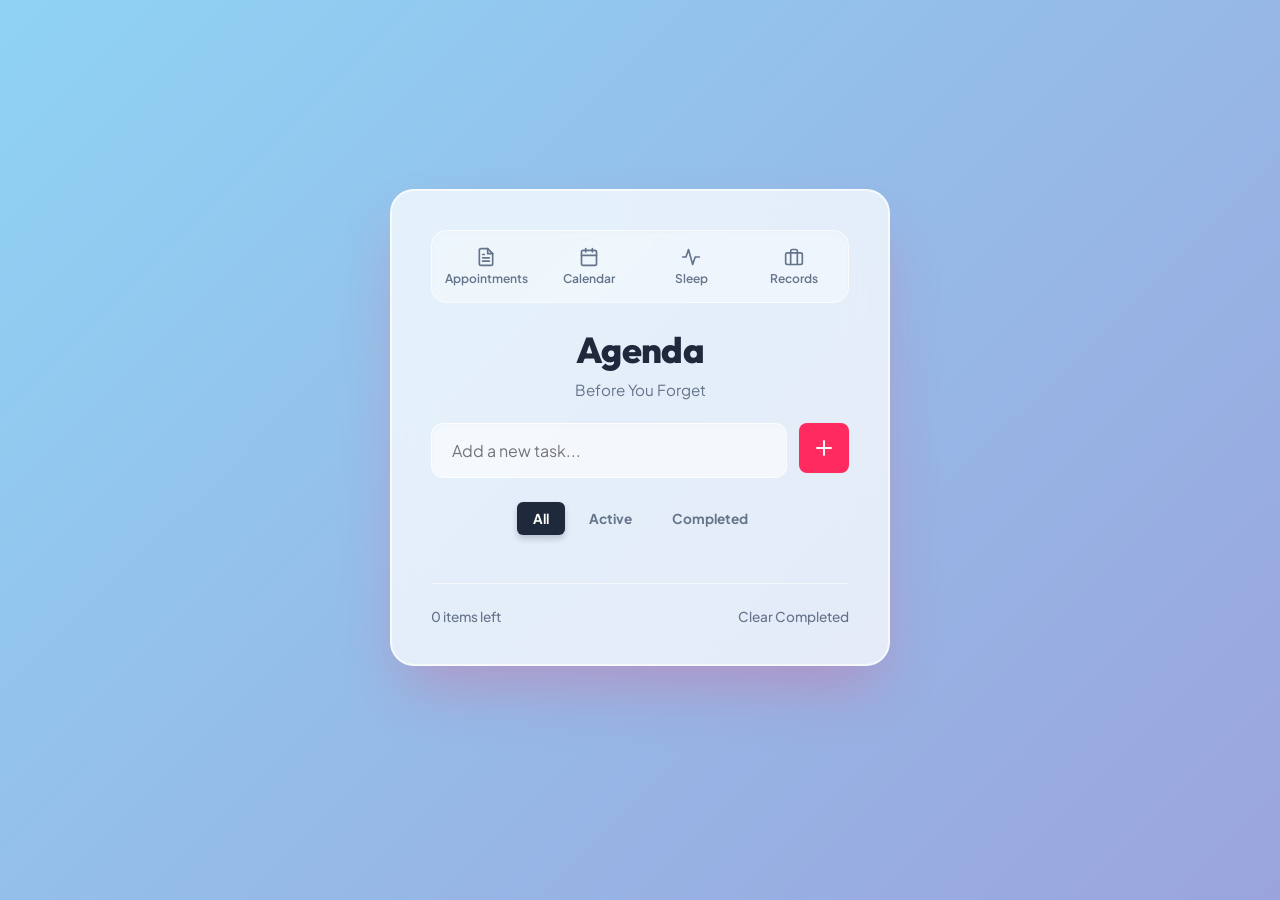
<file: index.html>
<!DOCTYPE html>
<html lang="en">
<head>
    <meta charset="UTF-8">
    <meta name="viewport" content="width=device-width, initial-scale=1.0, maximum-scale=1.0, user-scalable=no">
    <title>Agenda</title>
    <meta name="description" content="A minimalist, high-performance to-do list app designed for productivity and focus.">
    <meta name="theme-color" content="#0f172a">
    <meta name="apple-mobile-web-app-capable" content="yes">
    <meta name="apple-mobile-web-app-status-bar-style" content="black-translucent">
    <link rel="manifest" href="manifest.json">
    <link rel="preconnect" href="https://fonts.googleapis.com">
    <link rel="preconnect" href="https://fonts.gstatic.com" crossorigin>
    <link href="https://fonts.googleapis.com/css2?family=Outfit:wght@300;400;500;600&family=Plus+Jakarta+Sans:wght@400;500;600;700&display=swap" rel="stylesheet">
    <link rel="stylesheet" href="style.css">
</head>
<body>


    <main class="app-container">
        <header class="app-header">
            <div class="top-nav">
                <a href="appointments.html" class="nav-btn">
                    <svg width="20" height="20" viewBox="0 0 24 24" fill="none" stroke="currentColor" stroke-width="2" stroke-linecap="round" stroke-linejoin="round"><path d="M14 2H6a2 2 0 0 0-2 2v16a2 2 0 0 0 2 2h12a2 2 0 0 0 2-2V8z"></path><polyline points="14 2 14 8 20 8"></polyline><line x1="16" y1="13" x2="8" y2="13"></line><line x1="16" y1="17" x2="8" y2="17"></line><polyline points="10 9 9 9 8 9"></polyline></svg>
                    <span>Appointments</span>
                </a>
                <a href="calendar.html" class="nav-btn">
                    <svg width="20" height="20" viewBox="0 0 24 24" fill="none" stroke="currentColor" stroke-width="2" stroke-linecap="round" stroke-linejoin="round"><rect x="3" y="4" width="18" height="18" rx="2" ry="2"></rect><line x1="16" y1="2" x2="16" y2="6"></line><line x1="8" y1="2" x2="8" y2="6"></line><line x1="3" y1="10" x2="21" y2="10"></line></svg>
                    <span>Calendar</span>
                </a>
                <a href="sleep.html" class="nav-btn">
                    <svg width="20" height="20" viewBox="0 0 24 24" fill="none" stroke="currentColor" stroke-width="2" stroke-linecap="round" stroke-linejoin="round"><path d="M2 12h4l3-9 5 18 3-9h5"></path></svg>
                    <span>Sleep</span>
                </a>
                <a href="work.html" class="nav-btn">
                    <svg width="20" height="20" viewBox="0 0 24 24" fill="none" stroke="currentColor" stroke-width="2" stroke-linecap="round" stroke-linejoin="round"><rect x="2" y="7" width="20" height="14" rx="2" ry="2"></rect><path d="M16 21V5a2 2 0 0 0-2-2h-4a2 2 0 0 0-2 2v16"></path></svg>
                    <span>Records</span>
                </a>
            </div>
            <div class="logo-area">
                <h1>Agenda</h1>
            </div>
            <p class="subtitle">Before You Forget</p>
        </header>

        <section class="input-section">
            <div class="input-wrapper">
                <input type="text" id="taskInput" placeholder="Add a new task..." autocomplete="off">
                <button id="addTaskBtn" aria-label="Add Task">
                    <svg width="24" height="24" viewBox="0 0 24 24" fill="none" stroke="currentColor" stroke-width="2" stroke-linecap="round" stroke-linejoin="round"><line x1="12" y1="5" x2="12" y2="19"></line><line x1="5" y1="12" x2="19" y2="12"></line></svg>
                </button>
            </div>
            <div class="filter-bar">
                <button class="filter-btn active" data-filter="all">All</button>
                <button class="filter-btn" data-filter="active">Active</button>
                <button class="filter-btn" data-filter="completed">Completed</button>
            </div>
        </section>

        <section class="task-section">
            <ul id="taskList" class="task-list">
                <!-- Tasks will be injected here -->
            </ul>
        </section>

        <footer class="app-footer">
            <div class="stats">
                <span id="itemsLeft">0 items left</span>
            </div>
            <button id="clearCompleted" class="clear-btn">Clear Completed</button>
        </footer>
    </main>

    <script src="script.js"></script>
    <script src="transition.js"></script>
</body>
</html>
</file>
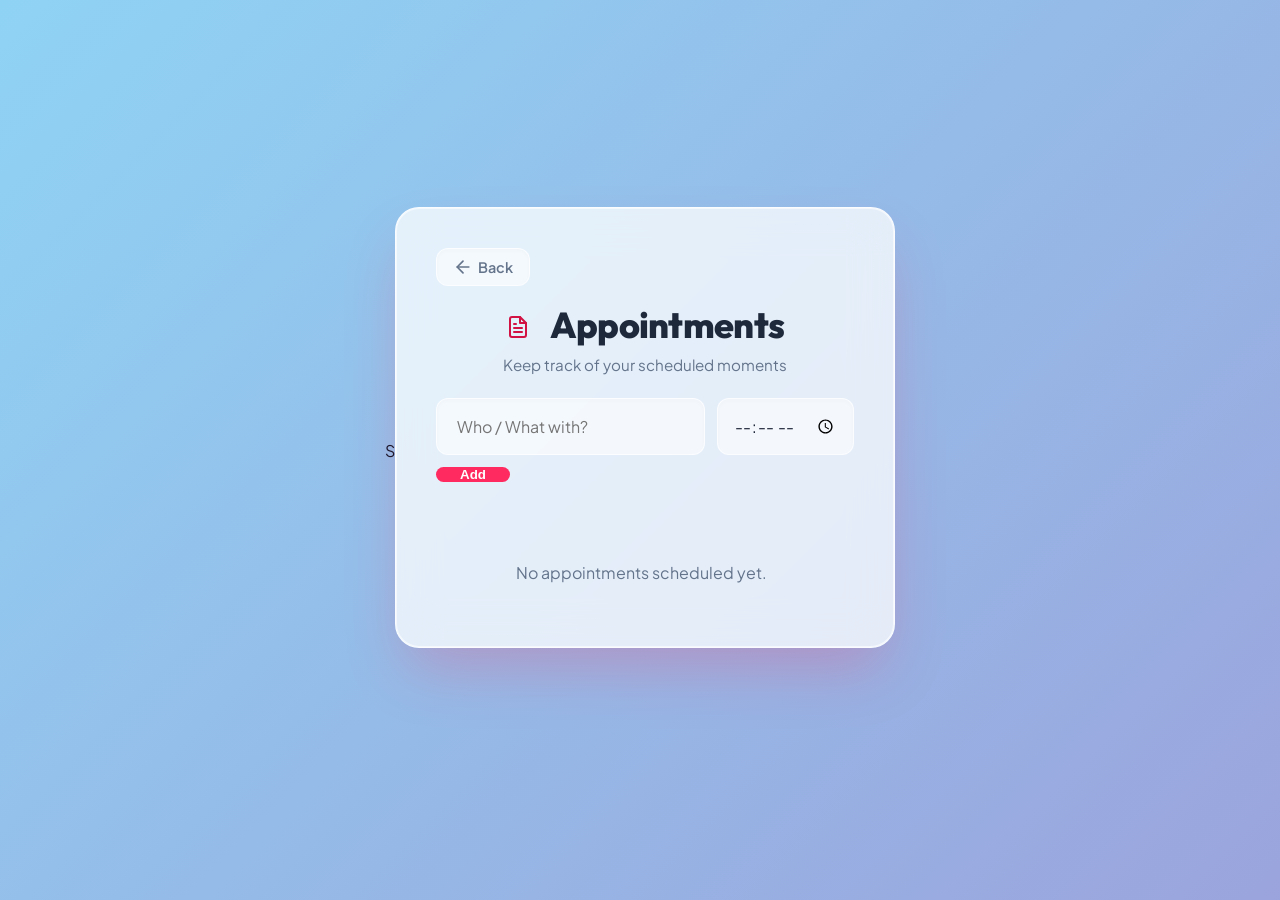
<file: appointments.html>
S<!DOCTYPE html>
<html lang="en">
<head>
    <meta charset="UTF-8">
    <meta name="viewport" content="width=device-width, initial-scale=1.0">
    <title>Agenda | Appointments</title>
    <link rel="preconnect" href="https://fonts.googleapis.com">
    <link rel="preconnect" href="https://fonts.gstatic.com" crossorigin>
    <link href="https://fonts.googleapis.com/css2?family=Outfit:wght@300;400;500;600&family=Plus+Jakarta+Sans:wght@400;500;600;700&display=swap" rel="stylesheet">
    <link rel="stylesheet" href="style.css">
    <style>
        .appointment-input-wrapper {
            display: flex;
            gap: 0.75rem;
            margin-bottom: 1.5rem;
            flex-wrap: wrap; 
        }

        .appointment-input-wrapper input[type="text"] {
            flex: 1;
            min-width: 200px;
        }

        .appointment-time-input {
            background: rgba(255, 255, 255, 0.6); 
            border: 1px solid var(--border); 
            border-radius: 12px; 
            padding: 1rem; 
            color: var(--text-main); 
            font-family: inherit; 
            font-size: 1rem; 
            outline: none; 
            transition: all 0.3s ease;
            box-shadow: inset 0 2px 4px rgba(0,0,0,0.02);
        }

        .appointment-time-input:focus {
            border-color: var(--primary);
            background: #ffffff;
            box-shadow: 0 0 0 3px rgba(255, 42, 95, 0.2);
        }

        #addAppointmentBtn {
            background: var(--primary);
            color: white;
            border: none;
            border-radius: 8px;
            padding: 0 1.5rem;
            display: flex;
            align-items: center;
            justify-content: center;
            cursor: pointer;
            transition: all 0.3s ease;
            font-weight: 600;
        }

        #addAppointmentBtn:hover {
            background: var(--primary-dark);
            transform: translateY(-2px);
            box-shadow: 0 4px 12px rgba(208, 39, 82, 0.3);
        }

        .time-badge {
            background: rgba(208, 39, 82, 0.1); 
            color: var(--primary-dark); 
            padding: 0.4rem 0.8rem; 
            border-radius: 6px; 
            font-weight: 700; 
            font-size: 0.85rem; 
            margin-right: 0.5rem;
        }

        @media (max-width: 480px) {
            .appointment-time-input {
                flex: 1;
            }
            #addAppointmentBtn {
                width: 100%;
                padding: 1rem;
            }
        }
    </style>
</head>
<body>

    <main class="app-container">
        <header class="app-header">
            <div class="top-nav simple-nav">
                <a href="index.html" class="nav-btn transition-link">
                    <svg width="20" height="20" viewBox="0 0 24 24" fill="none" stroke="currentColor" stroke-width="2" stroke-linecap="round" stroke-linejoin="round"><line x1="19" y1="12" x2="5" y2="12"></line><polyline points="12 19 5 12 12 5"></polyline></svg>
                    <span>Back</span>
                </a>
            </div>
            <div class="logo-area" style="justify-content: center;">
                <span style="font-size: 1.5rem; margin-right: 0.5rem; color: var(--primary-dark); margin-top: 0.3rem;">
                    <svg width="24" height="24" viewBox="0 0 24 24" fill="none" stroke="currentColor" stroke-width="2" stroke-linecap="round" stroke-linejoin="round"><path d="M14 2H6a2 2 0 0 0-2 2v16a2 2 0 0 0 2 2h12a2 2 0 0 0 2-2V8z"></path><polyline points="14 2 14 8 20 8"></polyline><line x1="16" y1="13" x2="8" y2="13"></line><line x1="16" y1="17" x2="8" y2="17"></line><polyline points="10 9 9 9 8 9"></polyline></svg>
                </span>
                <h1>Appointments</h1>
            </div>
            <p class="subtitle">Keep track of your scheduled moments</p>
        </header>

        <section class="input-section">
            <div class="appointment-input-wrapper">
                <input type="text" id="appointmentInput" placeholder="Who / What with?" autocomplete="off">
                <input type="time" id="appointmentTime" class="appointment-time-input">
                <button id="addAppointmentBtn" aria-label="Add Appointment">
                    Add
                </button>
            </div>
        </section>

        <section class="task-section">
            <ul id="appointmentList" class="task-list">
                <!-- Appointments will be injected here -->
            </ul>
        </section>

    </main>

    <script>
        document.addEventListener('DOMContentLoaded', () => {
            const appointmentInput = document.getElementById('appointmentInput');
            const appointmentTime = document.getElementById('appointmentTime');
            const addAppointmentBtn = document.getElementById('addAppointmentBtn');
            const appointmentList = document.getElementById('appointmentList');

            let appointments = JSON.parse(localStorage.getItem('appointments')) || [];

            renderAppointments();

            addAppointmentBtn.addEventListener('click', addAppointment);
            appointmentInput.addEventListener('keypress', (e) => {
                if (e.key === 'Enter') addAppointment();
            });

            function addAppointment() {
                const text = appointmentInput.value.trim();
                const time = appointmentTime.value;
                if (text && time) {
                    const newAppt = {
                        id: Date.now(),
                        text: text,
                        time: time,
                    };
                    appointments.push(newAppt);
                    
                    // Sort appointments by time
                    appointments.sort((a, b) => a.time.localeCompare(b.time));
                    
                    appointmentInput.value = '';
                    appointmentTime.value = '';
                    saveAndRender();
                } else {
                    alert('Please enter both an appointment description and a time.');
                }
            }

            function deleteAppointment(id) {
                const element = document.querySelector(`[data-id="${id}"]`);
                element.style.transform = 'scale(0.95) translateX(-20px)';
                element.style.opacity = '0';
                
                setTimeout(() => {
                    appointments = appointments.filter(appt => appt.id !== id);
                    saveAndRender();
                }, 300);
            }

            function saveAndRender() {
                localStorage.setItem('appointments', JSON.stringify(appointments));
                renderAppointments();
            }

            function formatTime(timeString) {
                const [hr, min] = timeString.split(':');
                let h = parseInt(hr);
                const ampm = h >= 12 ? 'PM' : 'AM';
                h = h % 12 || 12;
                return `${h}:${min} ${ampm}`;
            }

            function renderAppointments() {
                appointmentList.innerHTML = '';

                if (appointments.length === 0) {
                    appointmentList.innerHTML = '<p style="text-align:center; color: var(--text-muted); margin-top:2rem;">No appointments scheduled yet.</p>';
                    return;
                }

                appointments.forEach(appt => {
                    const li = document.createElement('li');
                    li.className = 'task-item';
                    li.dataset.id = appt.id;
                    
                    li.innerHTML = `
                        <div class="time-badge">${formatTime(appt.time)}</div>
                        <span class="task-text" style="font-weight: 500;">${appt.text}</span>
                        <button class="delete-btn" aria-label="Delete appointment">
                            <svg width="18" height="18" viewBox="0 0 24 24" fill="none" stroke="currentColor" stroke-width="2" stroke-linecap="round" stroke-linejoin="round"><polyline points="3 6 5 6 21 6"></polyline><path d="M19 6v14a2 2 0 0 1-2 2H7a2 2 0 0 1-2-2V6m3 0V4a2 2 0 0 1 2-2h4a2 2 0 0 1 2 2v2"></path></svg>
                        </button>
                    `;

                    const delBtn = li.querySelector('.delete-btn');
                    delBtn.addEventListener('click', () => deleteAppointment(appt.id));

                    appointmentList.appendChild(li);
                });
            }
        });
    </script>
    <script src="transition.js"></script>
</body>
</html>
</file>
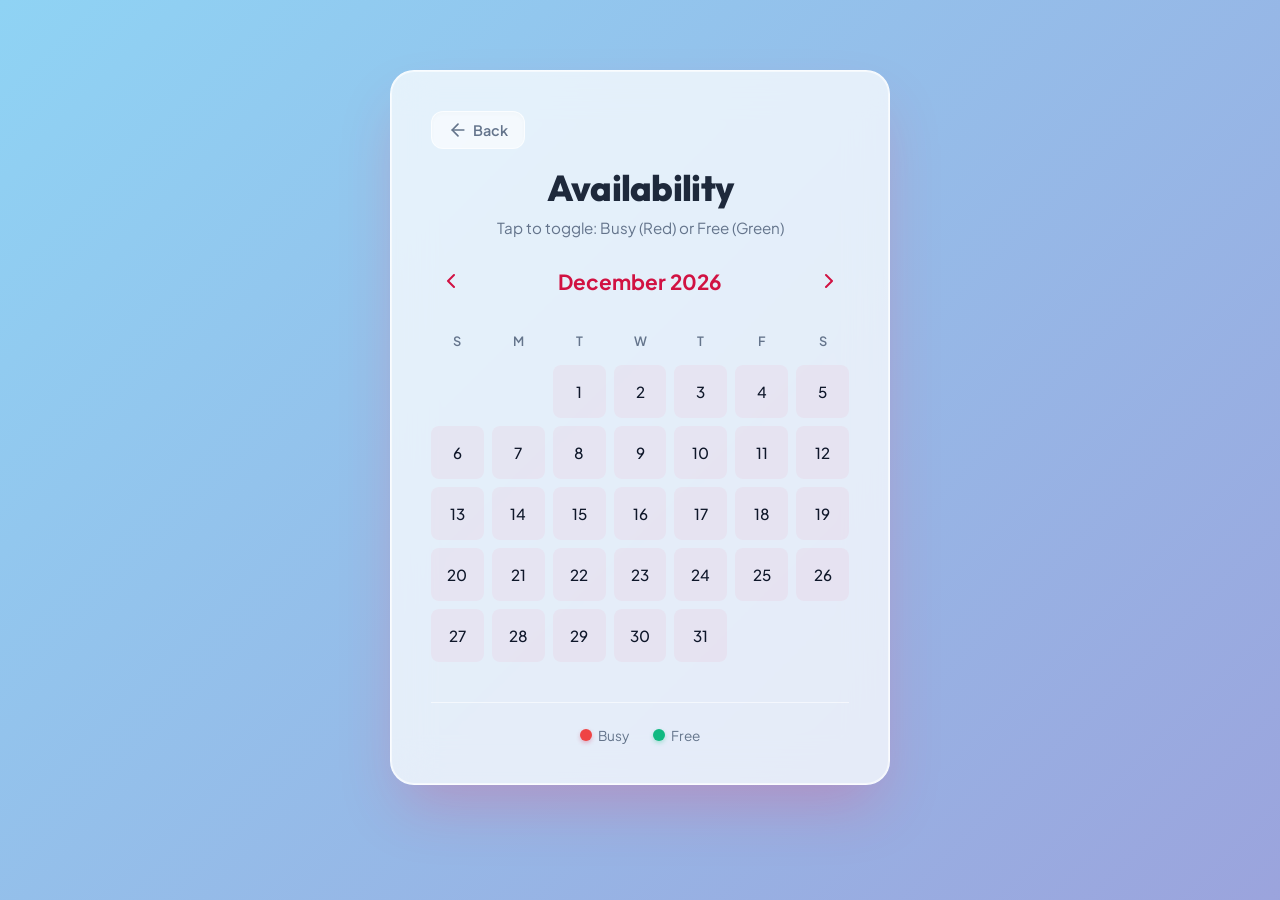
<file: calendar.html>
<!DOCTYPE html>
<html lang="en">
<head>
    <meta charset="UTF-8">
    <meta name="viewport" content="width=device-width, initial-scale=1.0">
    <title>Agenda | Calendar</title>
    <meta name="description" content="Mark dates on which you are busy or free">
    <link rel="preconnect" href="https://fonts.googleapis.com">
    <link rel="preconnect" href="https://fonts.gstatic.com" crossorigin>
    <link href="https://fonts.googleapis.com/css2?family=Outfit:wght@300;400;500;600&family=Plus+Jakarta+Sans:wght@400;500;600;700&display=swap" rel="stylesheet">
    <link rel="stylesheet" href="style.css">
    <style>
        .calendar-header {
            display: flex;
            justify-content: space-between;
            align-items: center;
            margin-bottom: 2rem;
        }
        
        .month-selector {
            display: flex;
            align-items: center;
            gap: 1rem;
        }

        .month-btn {
            background: transparent;
            border: none;
            cursor: pointer;
            color: var(--primary-dark);
            padding: 0.5rem;
            border-radius: 8px;
            transition: background 0.2s;
            display: flex;
            align-items: center;
            justify-content: center;
        }
        
        .month-btn:hover { background: rgba(208, 39, 82, 0.1); }

        .calendar-grid {
            display: grid;
            grid-template-columns: repeat(7, 1fr);
            gap: 0.5rem;
            text-align: center;
            margin-bottom: 0.5rem;
        }
        
        .day-name {
            font-size: 0.8rem;
            font-weight: 600;
            color: var(--text-muted);
            margin-bottom: 0.5rem;
        }

        .day-cell {
            aspect-ratio: 1;
            display: flex;
            align-items: center;
            justify-content: center;
            border-radius: 8px;
            font-size: 0.95rem;
            font-weight: 500;
            cursor: pointer;
            transition: all 0.2s cubic-bezier(0.16, 1, 0.3, 1);
            border: 2px solid transparent;
            background: rgba(255, 42, 95, 0.05); /* Match vibrant pink */
            color: var(--text-main);
        }

        .day-cell:hover:not(.empty) {
            border-color: var(--primary-light);
            background: rgba(255, 42, 95, 0.12);
            transform: scale(1.08);
        }

        .day-cell.busy {
            background: var(--accent-red);
            color: white;
            border-color: var(--accent-red);
            font-weight: 700;
            box-shadow: 0 4px 10px -2px rgba(208, 39, 82, 0.4);
            transform: scale(1.05); 
        }
        
        .day-cell.busy:hover { transform: scale(1.1); }

        .day-cell.free {
            background: var(--accent-green);
            color: white;
            border-color: var(--accent-green);
            font-weight: 700;
            box-shadow: 0 4px 10px -2px rgba(16, 185, 129, 0.4);
            transform: scale(1.05); 
        }
        
        .day-cell.free:hover { transform: scale(1.1); }

        .day-cell.empty {
            cursor: default;
            background: transparent;
        }
        
        .legend {
            display: flex;
            align-items: center;
            justify-content: center;
            gap: 1.5rem;
            margin-top: 2rem;
            font-size: 0.85rem;
            color: var(--text-muted);
            padding-top: 1.5rem;
            border-top: 1px solid var(--border);
        }
        
        .legend-item {
            display: flex;
            align-items: center;
            gap: 0.4rem;
        }

        .busy-dot {
            width: 12px;
            height: 12px;
            border-radius: 50%;
            background: var(--accent-red);
            box-shadow: 0 2px 4px rgba(208, 39, 82, 0.3);
        }

        .free-dot {
            width: 12px;
            height: 12px;
            border-radius: 50%;
            background: var(--accent-green);
            box-shadow: 0 2px 4px rgba(16, 185, 129, 0.3);
        }
    </style>
</head>
<body>

    <main class="app-container">
        <header class="app-header">
            <div class="top-nav simple-nav">
                <a href="index.html" class="nav-btn transition-link">
                    <svg width="20" height="20" viewBox="0 0 24 24" fill="none" stroke="currentColor" stroke-width="2" stroke-linecap="round" stroke-linejoin="round"><line x1="19" y1="12" x2="5" y2="12"></line><polyline points="12 19 5 12 12 5"></polyline></svg>
                    <span>Back</span>
                </a>
            </div>
            <div class="logo-area" style="justify-content: center; display: flex; align-items: center; margin-bottom: 0.5rem;">
                <h1>Availability</h1>
            </div>
            <p class="subtitle">Tap to toggle: Busy (Red) or Free (Green)</p>
        </header>

        <div class="calendar-header">
            <button class="month-btn" id="prevMonth" aria-label="Previous Month">
                <svg width="24" height="24" viewBox="0 0 24 24" fill="none" stroke="currentColor" stroke-width="2" stroke-linecap="round" stroke-linejoin="round"><polyline points="15 18 9 12 15 6"></polyline></svg>
            </button>
            <h2 id="monthDisplay" style="font-size: 1.3rem; margin: 0; color: var(--primary-dark);">January 2026</h2>
            <button class="month-btn" id="nextMonth" aria-label="Next Month">
                <svg width="24" height="24" viewBox="0 0 24 24" fill="none" stroke="currentColor" stroke-width="2" stroke-linecap="round" stroke-linejoin="round"><polyline points="9 18 15 12 9 6"></polyline></svg>
            </button>
        </div>

        <div class="calendar-grid" id="calendarGrid">
            <!-- JavaScript will populate the days -->
        </div>

        <div class="legend">
            <div class="legend-item">
                <div class="busy-dot"></div>
                <span>Busy</span>
            </div>
            <div class="legend-item">
                <div class="free-dot"></div>
                <span>Free</span>
            </div>
        </div>
    </main>

    <script>
        const monthNames = ["January", "February", "March", "April", "May", "June", "July", "August", "September", "October", "November", "December"];
        let currentDate = new Date();
        // dateStates will store 'busy' or 'free' mapping dates
        let dateStates = JSON.parse(localStorage.getItem('dateStates')) || {};

        const calendarGrid = document.getElementById('calendarGrid');
        const monthDisplay = document.getElementById('monthDisplay');

        function toggleDateState(dateString) {
            const currentState = dateStates[dateString];
            if (!currentState) {
                dateStates[dateString] = 'busy'; // First tap: busy
            } else if (currentState === 'busy') {
                dateStates[dateString] = 'free'; // Second tap: free
            } else {
                delete dateStates[dateString];   // Third tap: clear (neutral)
            }
            localStorage.setItem('dateStates', JSON.stringify(dateStates));
            renderCalendar();
        }

        function renderCalendar() {
            calendarGrid.innerHTML = '';
            
            const year = currentDate.getFullYear();
            const month = currentDate.getMonth();
            
            monthDisplay.textContent = `${monthNames[month]} ${year}`;
            
            const daysInMonth = new Date(year, month + 1, 0).getDate();
            const firstDayIndex = new Date(year, month, 1).getDay();

            // Add Day names
            const dayNames = ['S', 'M', 'T', 'W', 'T', 'F', 'S'];
            dayNames.forEach(day => {
                const dayEl = document.createElement('div');
                dayEl.className = 'day-name';
                dayEl.textContent = day;
                calendarGrid.appendChild(dayEl);
            });

            // Add empty cells before first day of month
            for (let i = 0; i < firstDayIndex; i++) {
                const empty = document.createElement('div');
                empty.className = 'day-cell empty';
                calendarGrid.appendChild(empty);
            }

            // Fill actual days
            for (let i = 1; i <= daysInMonth; i++) {
                const dayCell = document.createElement('div');
                dayCell.className = 'day-cell';
                dayCell.textContent = i;
                
                const dateString = `${year}-${String(month + 1).padStart(2, '0')}-${String(i).padStart(2, '0')}`;
                const state = dateStates[dateString];
                
                if (state === 'busy') {
                    dayCell.classList.add('busy');
                } else if (state === 'free') {
                    dayCell.classList.add('free');
                }

                dayCell.addEventListener('click', () => toggleDateState(dateString));
                calendarGrid.appendChild(dayCell);
            }
        }

        document.getElementById('prevMonth').addEventListener('click', () => {
            currentDate.setMonth(currentDate.getMonth() - 1);
            renderCalendar();
        });

        document.getElementById('nextMonth').addEventListener('click', () => {
            currentDate.setMonth(currentDate.getMonth() + 1);
            renderCalendar();
        });

        // Initial setup
        renderCalendar();
    </script>
    <script src="transition.js"></script>
</body>
</html>
</file>
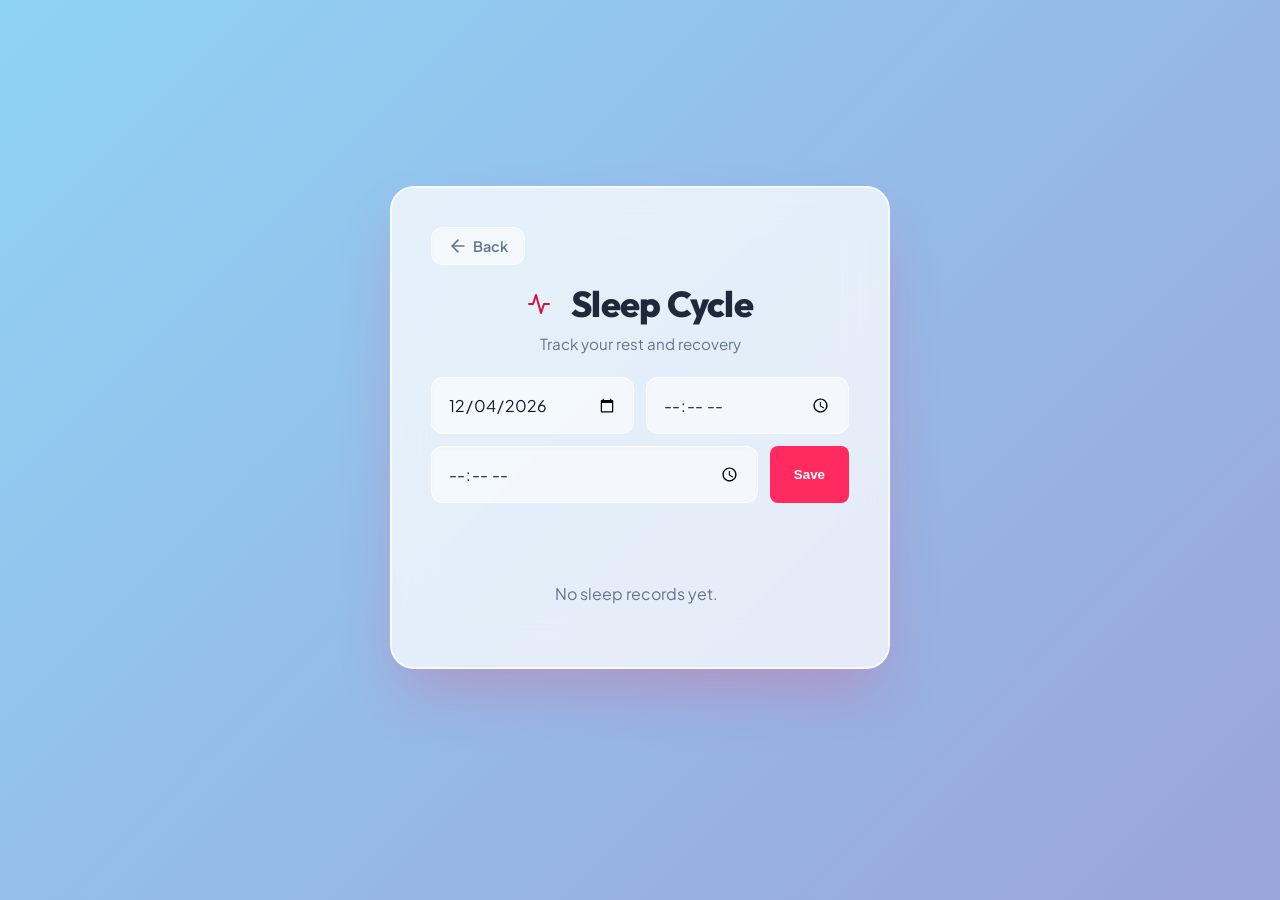
<file: sleep.html>
<!DOCTYPE html>
<html lang="en">
<head>
    <meta charset="UTF-8">
    <meta name="viewport" content="width=device-width, initial-scale=1.0">
    <title>Agenda | Sleep Cycle</title>
    <link rel="preconnect" href="https://fonts.googleapis.com">
    <link rel="preconnect" href="https://fonts.gstatic.com" crossorigin>
    <link href="https://fonts.googleapis.com/css2?family=Outfit:wght@300;400;500;600&family=Plus+Jakarta+Sans:wght@400;500;600;700&display=swap" rel="stylesheet">
    <link rel="stylesheet" href="style.css">
    <style>
        .sleep-input-wrapper {
            display: flex;
            gap: 0.75rem;
            margin-bottom: 1.5rem;
            flex-wrap: wrap; 
        }

        .sleep-date-input, .sleep-time-input {
            background: rgba(255, 255, 255, 0.6); 
            border: 1px solid var(--border); 
            border-radius: 12px; 
            padding: 1rem; 
            color: var(--text-main); 
            font-family: inherit; 
            font-size: 1rem; 
            outline: none; 
            flex: 1;
            transition: all 0.3s ease;
            min-width: 140px;
            box-shadow: inset 0 2px 4px rgba(0,0,0,0.02);
        }

        .sleep-date-input:focus, .sleep-time-input:focus {
            border-color: var(--primary);
            background: #ffffff;
            box-shadow: 0 0 0 3px rgba(255, 42, 95, 0.2);
        }

        #addSleepBtn {
            background: var(--primary);
            color: white;
            border: none;
            border-radius: 8px;
            padding: 0 1.5rem;
            display: flex;
            align-items: center;
            justify-content: center;
            cursor: pointer;
            transition: all 0.3s ease;
            font-weight: 600;
        }

        #addSleepBtn:hover {
            background: var(--primary-dark);
            transform: translateY(-2px);
            box-shadow: 0 4px 12px rgba(99, 102, 241, 0.3);
        }

        .record-badge {
            background: rgba(99, 102, 241, 0.1); 
            color: var(--primary-dark); 
            padding: 0.4rem 0.8rem; 
            border-radius: 6px; 
            font-weight: 700; 
            font-size: 0.85rem; 
            margin-right: 0.5rem;
            white-space: nowrap;
        }
        
        .duration-badge {
            background: rgba(16, 185, 129, 0.1);
            color: var(--accent-green);
            padding: 0.4rem 0.8rem; 
            border-radius: 6px; 
            font-weight: 700; 
            font-size: 0.85rem; 
            margin-left: auto;
            margin-right: 0.5rem;
            white-space: nowrap;
        }

        @media (max-width: 480px) {
            .sleep-date-input, .sleep-time-input {
                flex: 1 1 100%;
            }
            #addSleepBtn {
                width: 100%;
                padding: 1rem;
            }
        }
    </style>
</head>
<body>

    <main class="app-container">
        <header class="app-header">
            <div class="top-nav simple-nav">
                <a href="index.html" class="nav-btn transition-link">
                    <svg width="20" height="20" viewBox="0 0 24 24" fill="none" stroke="currentColor" stroke-width="2" stroke-linecap="round" stroke-linejoin="round"><line x1="19" y1="12" x2="5" y2="12"></line><polyline points="12 19 5 12 12 5"></polyline></svg>
                    <span>Back</span>
                </a>
            </div>
            <div class="logo-area" style="justify-content: center;">
                <span style="font-size: 1.5rem; margin-right: 0.5rem; color: var(--primary-dark); margin-top: 0.3rem;">
                    <svg width="24" height="24" viewBox="0 0 24 24" fill="none" stroke="currentColor" stroke-width="2" stroke-linecap="round" stroke-linejoin="round"><path d="M2 12h4l3-9 5 18 3-9h5"></path></svg>
                </span>
                <h1>Sleep Cycle</h1>
            </div>
            <p class="subtitle">Track your rest and recovery</p>
        </header>

        <section class="input-section">
            <div class="sleep-input-wrapper">
                <input type="date" id="sleepDate" class="sleep-date-input" title="Date of sleep">
                <input type="time" id="bedTime" class="sleep-time-input" title="Bed Time">
                <input type="time" id="wakeTime" class="sleep-time-input" title="Wake up Time">
                <button id="addSleepBtn" aria-label="Add Sleep Record">
                    Save
                </button>
            </div>
        </section>

        <section class="task-section">
            <ul id="sleepList" class="task-list">
                <!-- Sleep records will be injected here -->
            </ul>
        </section>

    </main>

    <script>
        document.addEventListener('DOMContentLoaded', () => {
            const sleepDate = document.getElementById('sleepDate');
            const bedTime = document.getElementById('bedTime');
            const wakeTime = document.getElementById('wakeTime');
            const addSleepBtn = document.getElementById('addSleepBtn');
            const sleepList = document.getElementById('sleepList');

            // Set default date to today
            const today = new Date().toISOString().split('T')[0];
            sleepDate.value = today;

            let sleepRecords = JSON.parse(localStorage.getItem('sleepRecords')) || [];

            renderSleepRecords();

            addSleepBtn.addEventListener('click', addRecord);

            function calculateDuration(start, end) {
                let [startHr, startMin] = start.split(':').map(Number);
                let [endHr, endMin] = end.split(':').map(Number);

                let startMins = startHr * 60 + startMin;
                let endMins = endHr * 60 + endMin;

                if (endMins < startMins) {
                    endMins += 24 * 60; // Next day
                }

                let diff = endMins - startMins;
                let hrs = Math.floor(diff / 60);
                let mins = diff % 60;

                return `${hrs}h ${mins}m`;
            }

            function addRecord() {
                const date = sleepDate.value;
                const start = bedTime.value;
                const end = wakeTime.value;

                if (date && start && end) {
                    const newRec = {
                        id: Date.now(),
                        date: date,
                        start: start,
                        end: end,
                        duration: calculateDuration(start, end)
                    };
                    sleepRecords.push(newRec);
                    
                    // Sort records by date (newest first)
                    sleepRecords.sort((a, b) => b.date.localeCompare(a.date));
                    
                    bedTime.value = '';
                    wakeTime.value = '';
                    saveAndRender();
                } else {
                    alert('Please enter date, bed time, and wake time.');
                }
            }

            function deleteRecord(id) {
                const element = document.querySelector(`[data-id="${id}"]`);
                element.style.transform = 'scale(0.95) translateX(-20px)';
                element.style.opacity = '0';
                
                setTimeout(() => {
                    sleepRecords = sleepRecords.filter(rec => rec.id !== id);
                    saveAndRender();
                }, 300);
            }

            function saveAndRender() {
                localStorage.setItem('sleepRecords', JSON.stringify(sleepRecords));
                renderSleepRecords();
            }

            function formatTime(timeString) {
                const [hr, min] = timeString.split(':');
                let h = parseInt(hr);
                const ampm = h >= 12 ? 'PM' : 'AM';
                h = h % 12 || 12;
                return `${h}:${min} ${ampm}`;
            }
            
            function formatDate(dateString) {
                const options = { month: 'short', day: 'numeric' };
                return new Date(dateString).toLocaleDateString(undefined, options);
            }

            function renderSleepRecords() {
                sleepList.innerHTML = '';

                if (sleepRecords.length === 0) {
                    sleepList.innerHTML = '<p style="text-align:center; color: var(--text-muted); margin-top:2rem;">No sleep records yet.</p>';
                    return;
                }

                sleepRecords.forEach(rec => {
                    const li = document.createElement('li');
                    li.className = 'task-item';
                    li.dataset.id = rec.id;
                    
                    li.innerHTML = `
                        <div class="record-badge">${formatDate(rec.date)}</div>
                        <span class="task-text" style="font-weight: 500;">
                            ${formatTime(rec.start)} - ${formatTime(rec.end)}
                        </span>
                        <div class="duration-badge">${rec.duration}</div>
                        <button class="delete-btn" aria-label="Delete record">
                            <svg width="18" height="18" viewBox="0 0 24 24" fill="none" stroke="currentColor" stroke-width="2" stroke-linecap="round" stroke-linejoin="round"><polyline points="3 6 5 6 21 6"></polyline><path d="M19 6v14a2 2 0 0 1-2 2H7a2 2 0 0 1-2-2V6m3 0V4a2 2 0 0 1 2-2h4a2 2 0 0 1 2 2v2"></path></svg>
                        </button>
                    `;

                    const delBtn = li.querySelector('.delete-btn');
                    delBtn.addEventListener('click', () => deleteRecord(rec.id));

                    sleepList.appendChild(li);
                });
            }
        });
    </script>
    <script src="transition.js"></script>
</body>
</html>
</file>
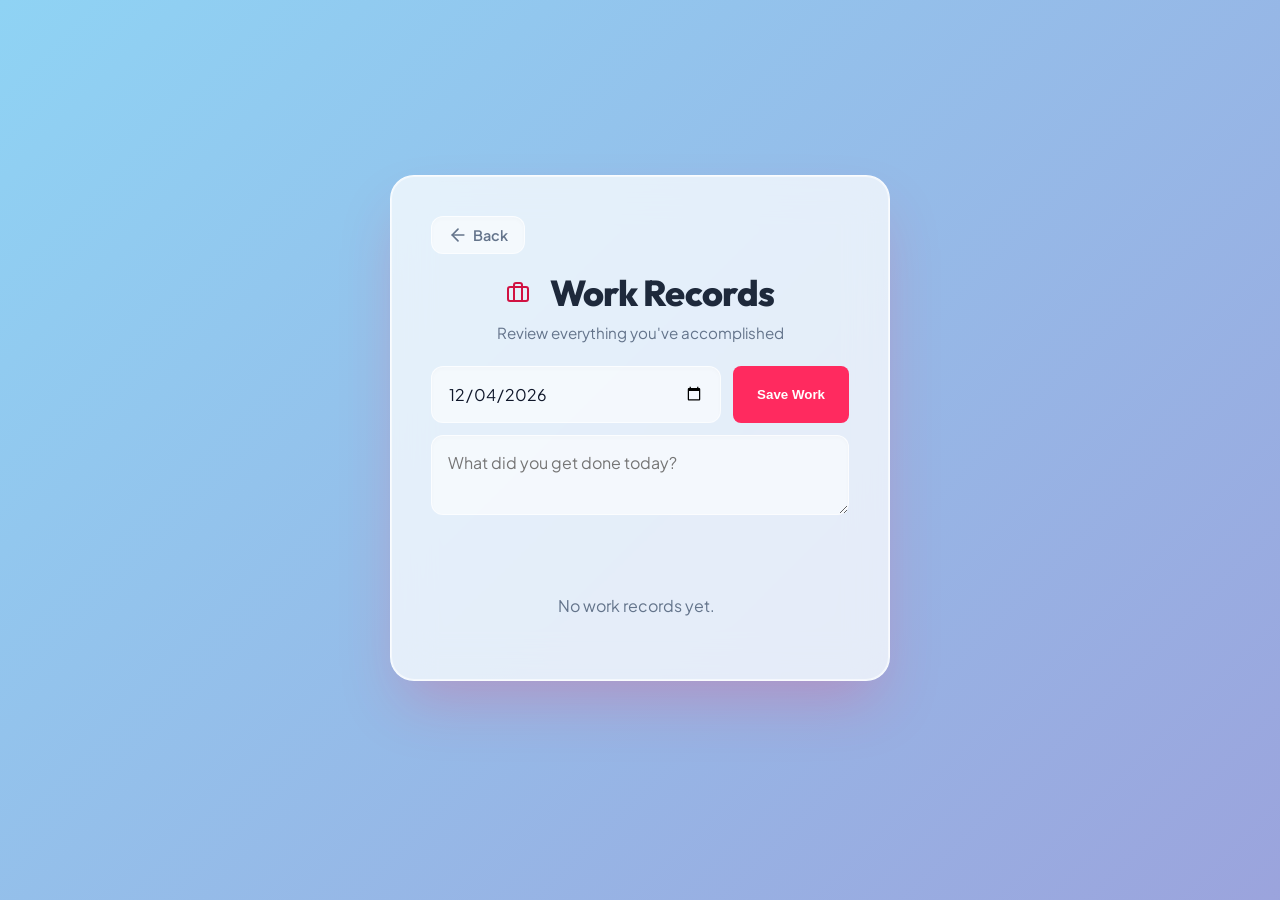
<file: work.html>
<!DOCTYPE html>
<html lang="en">
<head>
    <meta charset="UTF-8">
    <meta name="viewport" content="width=device-width, initial-scale=1.0">
    <title>Agenda | Work Records</title>
    <link rel="preconnect" href="https://fonts.googleapis.com">
    <link rel="preconnect" href="https://fonts.gstatic.com" crossorigin>
    <link href="https://fonts.googleapis.com/css2?family=Outfit:wght@300;400;500;600&family=Plus+Jakarta+Sans:wght@400;500;600;700&display=swap" rel="stylesheet">
    <link rel="stylesheet" href="style.css">
    <style>
        .work-input-wrapper {
            display: flex;
            flex-direction: column;
            gap: 0.75rem;
            margin-bottom: 1.5rem;
        }

        .work-top-row {
            display: flex;
            gap: 0.75rem;
            flex-wrap: wrap;
        }

        .work-date-input {
            background: rgba(255, 255, 255, 0.6); 
            border: 1px solid var(--border); 
            border-radius: 12px; 
            padding: 1rem; 
            color: var(--text-main); 
            font-family: inherit; 
            font-size: 1rem; 
            outline: none; 
            flex: 1;
            transition: all 0.3s ease;
            min-width: 140px;
            box-shadow: inset 0 2px 4px rgba(0,0,0,0.02);
        }

        .work-text-input {
            background: rgba(255, 255, 255, 0.6); 
            border: 1px solid var(--border); 
            border-radius: 12px; 
            padding: 1rem; 
            color: var(--text-main); 
            font-family: inherit; 
            font-size: 1rem; 
            outline: none; 
            transition: all 0.3s ease;
            resize: vertical;
            min-height: 80px;
            box-shadow: inset 0 2px 4px rgba(0,0,0,0.02);
        }

        .work-text-input:focus, .work-date-input:focus {
            border-color: var(--primary);
            background: #ffffff;
            box-shadow: 0 0 0 3px rgba(255, 42, 95, 0.2);
        }

        #addRecordBtn {
            background: var(--primary);
            color: white;
            border: none;
            border-radius: 8px;
            padding: 1rem 1.5rem;
            display: flex;
            align-items: center;
            justify-content: center;
            cursor: pointer;
            transition: all 0.3s ease;
            font-weight: 600;
        }

        #addRecordBtn:hover {
            background: var(--primary-dark);
            transform: translateY(-2px);
            box-shadow: 0 4px 12px rgba(99, 102, 241, 0.3);
        }

        .date-badge {
            background: rgba(99, 102, 241, 0.1); 
            color: var(--primary-dark); 
            padding: 0.4rem 0.8rem; 
            border-radius: 6px; 
            font-weight: 700; 
            font-size: 0.85rem; 
            margin-right: 0.5rem;
            white-space: nowrap;
            align-self: flex-start;
        }
        
        .work-text-display {
            white-space: pre-wrap;
            line-height: 1.4;
        }
        
        .task-item.work-item {
            align-items: flex-start;
        }

        @media (max-width: 480px) {
            .work-top-row {
                flex-direction: column;
            }
        }
    </style>
</head>
<body>

    <main class="app-container">
        <header class="app-header">
            <div class="top-nav simple-nav">
                <a href="index.html" class="nav-btn transition-link">
                    <svg width="20" height="20" viewBox="0 0 24 24" fill="none" stroke="currentColor" stroke-width="2" stroke-linecap="round" stroke-linejoin="round"><line x1="19" y1="12" x2="5" y2="12"></line><polyline points="12 19 5 12 12 5"></polyline></svg>
                    <span>Back</span>
                </a>
            </div>
            <div class="logo-area" style="justify-content: center;">
                <span style="font-size: 1.5rem; margin-right: 0.5rem; color: var(--primary-dark); margin-top: 0.3rem;">
                    <svg width="24" height="24" viewBox="0 0 24 24" fill="none" stroke="currentColor" stroke-width="2" stroke-linecap="round" stroke-linejoin="round"><rect x="2" y="7" width="20" height="14" rx="2" ry="2"></rect><path d="M16 21V5a2 2 0 0 0-2-2h-4a2 2 0 0 0-2 2v16"></path></svg>
                </span>
                <h1>Work Records</h1>
            </div>
            <p class="subtitle">Review everything you've accomplished</p>
        </header>

        <section class="input-section">
            <div class="work-input-wrapper">
                <div class="work-top-row">
                    <input type="date" id="workDate" class="work-date-input" title="Date of work">
                    <button id="addRecordBtn" aria-label="Save Work Record">
                        Save Work
                    </button>
                </div>
                <textarea id="workText" class="work-text-input" placeholder="What did you get done today?"></textarea>
            </div>
        </section>

        <section class="task-section">
            <ul id="workList" class="task-list">
                <!-- Work records will be injected here -->
            </ul>
        </section>

    </main>

    <script>
        document.addEventListener('DOMContentLoaded', () => {
            const workDate = document.getElementById('workDate');
            const workText = document.getElementById('workText');
            const addRecordBtn = document.getElementById('addRecordBtn');
            const workList = document.getElementById('workList');

            // Set default date to today
            const today = new Date().toISOString().split('T')[0];
            workDate.value = today;

            let workRecords = JSON.parse(localStorage.getItem('workRecords')) || [];

            renderRecords();

            addRecordBtn.addEventListener('click', addRecord);

            function addRecord() {
                const date = workDate.value;
                const text = workText.value.trim();

                if (date && text) {
                    const newRec = {
                        id: Date.now(),
                        date: date,
                        text: text
                    };
                    workRecords.push(newRec);
                    
                    // Sort records by date (newest first)
                    workRecords.sort((a, b) => b.date.localeCompare(a.date));
                    
                    workText.value = '';
                    saveAndRender();
                } else {
                    alert('Please enter both date and your work notes.');
                }
            }

            function deleteRecord(id) {
                const element = document.querySelector(`[data-id="${id}"]`);
                element.style.transform = 'scale(0.95) translateX(-20px)';
                element.style.opacity = '0';
                
                setTimeout(() => {
                    workRecords = workRecords.filter(rec => rec.id !== id);
                    saveAndRender();
                }, 300);
            }

            function saveAndRender() {
                localStorage.setItem('workRecords', JSON.stringify(workRecords));
                renderRecords();
            }

            function formatDate(dateString) {
                const options = { weekday: 'short', month: 'short', day: 'numeric', year: 'numeric' };
                return new Date(dateString).toLocaleDateString(undefined, options);
            }

            function renderRecords() {
                workList.innerHTML = '';

                if (workRecords.length === 0) {
                    workList.innerHTML = '<p style="text-align:center; color: var(--text-muted); margin-top:2rem;">No work records yet.</p>';
                    return;
                }

                workRecords.forEach(rec => {
                    const li = document.createElement('li');
                    li.className = 'task-item work-item';
                    li.dataset.id = rec.id;
                    
                    li.innerHTML = `
                        <div class="date-badge">${formatDate(rec.date)}</div>
                        <span class="task-text work-text-display">${rec.text}</span>
                        <button class="delete-btn" aria-label="Delete record" style="margin-left: auto;">
                            <svg width="18" height="18" viewBox="0 0 24 24" fill="none" stroke="currentColor" stroke-width="2" stroke-linecap="round" stroke-linejoin="round"><polyline points="3 6 5 6 21 6"></polyline><path d="M19 6v14a2 2 0 0 1-2 2H7a2 2 0 0 1-2-2V6m3 0V4a2 2 0 0 1 2-2h4a2 2 0 0 1 2 2v2"></path></svg>
                        </button>
                    `;

                    const delBtn = li.querySelector('.delete-btn');
                    delBtn.addEventListener('click', () => deleteRecord(rec.id));

                    workList.appendChild(li);
                });
            }
        });
    </script>
    <script src="transition.js"></script>
</body>
</html>
</file>
<file: style.css>
:root {
    --primary: #FF2A5F; /* Vibrant Pink/Red */
    --primary-light: #ff5780;
    --primary-dark: #d11242;
    --bg-color: #f8fafc;
    --navy-blue: #1e293b;
    --card-bg: rgba(255, 255, 255, 0.75); 
    --text-main: #0f172a;
    --text-muted: #64748b; 
    --accent-red: #ef4444; 
    --accent-green: #10b981;
    --border: rgba(255, 255, 255, 0.6);
    --shadow-lg: 0 30px 60px -12px rgba(255, 42, 95, 0.25); 
    --star-color: #f59e0b;
}

* {
    margin: 0;
    padding: 0;
    box-sizing: border-box;
}

body {
    font-family: 'Plus Jakarta Sans', sans-serif;
    background: linear-gradient(-45deg, #fbc2eb 0%, #a18cd1 50%, #8fd3f4 100%);
    background-size: 300% 300%;
    animation: gradientShift 15s ease infinite;
    background-attachment: fixed;
    color: var(--text-main);
    min-height: 100vh;
    min-height: 100dvh; 
    display: flex;
    justify-content: center;
    align-items: center; 
    overflow: hidden; 
    padding: 1rem;
}

@keyframes gradientShift {
    0% { background-position: 0% 50%; }
    50% { background-position: 100% 50%; }
    100% { background-position: 0% 50%; }
}

/* App Container */
.app-container {
    width: 100%;
    max-width: 500px;
    max-height: 90dvh; 
    margin-bottom: 5dvh; 
    display: flex;
    flex-direction: column;
    background: var(--card-bg);
    border: 1px solid rgba(255, 255, 255, 0.8);
    border-radius: 24px;
    padding: 2.5rem;
    box-shadow: var(--shadow-lg), inset 0 0 0 1px rgba(255, 255, 255, 0.6);
    backdrop-filter: blur(20px);
    -webkit-backdrop-filter: blur(20px);
    animation: slideUp 0.6s cubic-bezier(0.16, 1, 0.3, 1);
}

@keyframes slideUp {
    from { opacity: 0; transform: translateY(20px) scale(0.98); }
    to { opacity: 1; transform: translateY(0) scale(1); }
}

.app-header {
    margin-bottom: 1.5rem;
    text-align: center;
    flex-shrink: 0;
}

.top-nav {
    display: flex;
    justify-content: center;
    background: rgba(255, 255, 255, 0.4);
    padding: 0.4rem;
    border-radius: 16px;
    gap: 0.4rem;
    margin-bottom: 1.5rem;
    border: 1px solid var(--border);
    box-shadow: inset 0 2px 4px rgba(0,0,0,0.02);
}

.top-nav.simple-nav {
    background: transparent;
    border: none;
    box-shadow: none;
    justify-content: flex-start;
    padding: 0;
    margin-bottom: 1rem;
}

.nav-btn {
    display: flex;
    flex: 1;
    flex-direction: column;
    align-items: center;
    justify-content: center;
    gap: 0.3rem;
    text-decoration: none;
    color: var(--text-muted);
    font-weight: 600;
    font-size: 0.75rem;
    padding: 0.6rem 0.2rem;
    border-radius: 12px;
    transition: all 0.3s cubic-bezier(0.16, 1, 0.3, 1);
}

.top-nav.simple-nav .nav-btn {
    flex: none;
    flex-direction: row;
    padding: 0.5rem 1rem;
    font-size: 0.9rem;
    border: 1px solid var(--border);
    background: rgba(255, 255, 255, 0.6);
    box-shadow: inset 0 2px 4px rgba(0,0,0,0.02);
}

.nav-btn:hover {
    background: #ffffff;
    color: var(--primary);
    transform: translateY(-2px);
    box-shadow: 0 4px 12px rgba(0,0,0,0.05);
}

.app-container.page-exit {
    animation: slideDownFade 0.3s cubic-bezier(0.16, 1, 0.3, 1) forwards;
}

@keyframes slideDownFade {
    from { opacity: 1; transform: translateY(0) scale(1); }
    to { opacity: 0; transform: translateY(15px) scale(0.98); }
}

.logo-area {
    display: flex;
    align-items: center;
    justify-content: center;
    gap: 0.75rem;
    margin-bottom: 0.5rem;
}

.logo-icon {
    font-size: 1.5rem;
}

h1 {
    font-family: 'Outfit', sans-serif;
    font-size: 2.25rem;
    font-weight: 800;
    letter-spacing: -0.02em;
    color: var(--navy-blue);
}

.subtitle {
    color: var(--text-muted);
    font-size: 0.95rem;
}

/* Input Section */
.input-section {
    margin-bottom: 1.5rem;
    flex-shrink: 0;
}

.input-wrapper {
    position: relative;
    display: flex;
    gap: 0.75rem;
    margin-bottom: 1.5rem;
}

input[type="text"] {
    flex: 1;
    background: rgba(255, 255, 255, 0.6);
    border: 1px solid var(--border);
    border-radius: 12px;
    padding: 1rem 1.25rem;
    color: var(--text-main);
    font-family: inherit;
    font-size: 1rem;
    transition: all 0.3s ease;
    box-shadow: inset 0 2px 4px rgba(0,0,0,0.02);
}

input[type="text"]:focus {
    outline: none;
    border-color: var(--primary);
    background: #ffffff;
    box-shadow: 0 0 0 3px rgba(255, 42, 95, 0.2);
}

#addTaskBtn {
    background: var(--primary);
    color: white;
    border: none;
    border-radius: 8px;
    width: 50px;
    height: 50px;
    display: flex;
    align-items: center;
    justify-content: center;
    cursor: pointer;
    transition: all 0.3s ease;
}

#addTaskBtn:hover {
    background: var(--primary-dark);
    transform: translateY(-2px);
    box-shadow: 0 4px 12px rgba(208, 39, 82, 0.3);
}

#addTaskBtn:active {
    transform: translateY(0);
}

/* Filter Bar */
.filter-bar {
    display: flex;
    gap: 0.5rem;
    flex-wrap: wrap;
    justify-content: center;
}

.filter-btn {
    background: transparent;
    border: none;
    color: var(--text-muted);
    font-family: inherit;
    font-size: 0.85rem;
    font-weight: 700;
    padding: 0.5rem 1rem;
    border-radius: 6px;
    cursor: pointer;
    transition: all 0.2s ease;
}

.filter-btn:hover {
    color: var(--navy-blue);
    background: rgba(17, 31, 53, 0.05);
}

.filter-btn.active {
    color: white;
    background: var(--navy-blue);
    box-shadow: 0 4px 6px rgba(17, 31, 53, 0.2);
}

/* Task List */
.task-section {
    flex-grow: 1;
    overflow: hidden;
    display: flex;
    flex-direction: column;
    min-height: 0; /* Important for flex-grow scrolling */
}

.task-list {
    list-style: none;
    flex-grow: 1;
    overflow-y: auto; /* Allow scrolling inside the task list */
    margin-bottom: 1.5rem;
    padding-right: 0.5rem;
    /* Optional: custom mobile scroll bounce hint */
    overscroll-behavior-y: contain; 
}

.task-list::-webkit-scrollbar {
    width: 4px;
}

.task-list::-webkit-scrollbar-track {
    background: transparent;
}

.task-list::-webkit-scrollbar-thumb {
    background: #d1d5db;
    border-radius: 10px;
}

.task-item {
    display: flex;
    align-items: center;
    gap: 0.5rem;
    background: rgba(255, 255, 255, 0.6);
    border: 1px solid var(--border);
    padding: 0.75rem 1rem;
    border-radius: 12px;
    margin-bottom: 0.75rem;
    touch-action: pan-y;
    transition: transform 0.4s cubic-bezier(0.16, 1, 0.3, 1), opacity 0.4s ease, border-color 0.3s ease, box-shadow 0.3s ease, background-color 0.3s ease;
    animation: fadeIn 0.4s ease-out forwards;
}

@keyframes fadeIn {
    from { opacity: 0; transform: scale(0.95); }
    to { opacity: 1; transform: scale(1); }
}

.task-item:hover {
    transform: translateX(4px);
    border-color: #d1d5db;
    box-shadow: 0 4px 6px -1px rgba(0,0,0,0.05);
}

.task-item.important {
    border-left: 4px solid var(--star-color);
}

.task-checkbox {
    appearance: none;
    flex-shrink: 0;
    width: 20px;
    height: 20px;
    border: 2px solid #d1d5db;
    border-radius: 4px;
    cursor: pointer;
    position: relative;
    transition: all 0.2s ease;
}

.task-checkbox:checked {
    background: var(--primary);
    border-color: var(--primary);
}

.task-checkbox:checked::after {
    content: '✓';
    position: absolute;
    color: white;
    font-size: 13px;
    top: 50%;
    left: 50%;
    transform: translate(-50%, -50%);
}

.important-btn {
    background: transparent;
    border: none;
    color: var(--text-muted);
    cursor: pointer;
    padding: 0.3rem;
    border-radius: 6px;
    transition: all 0.2s ease;
    display: flex;
    align-items: center;
    justify-content: center;
}

.important-btn:hover {
    color: var(--star-color);
    background: rgba(245, 158, 11, 0.1);
}

.important-btn.active {
    color: var(--star-color);
}

.task-text {
    flex: 1;
    font-size: 0.98rem;
    font-weight: 600;
    color: var(--navy-blue);
    transition: all 0.2s ease;
    margin-left: 0.25rem;
    word-break: break-word;
}

.task-item.completed .task-text {
    text-decoration: line-through;
    color: var(--text-muted);
}

.delete-btn {
    background: transparent;
    border: none;
    color: var(--text-muted);
    cursor: pointer;
    padding: 0.4rem;
    border-radius: 6px;
    transition: all 0.2s ease;
    opacity: 0;
    display: flex;
    align-items: center;
    justify-content: center;
}

.task-item:hover .delete-btn {
    opacity: 1;
}

.delete-btn:hover {
    color: var(--accent-red);
    background: rgba(239, 68, 68, 0.1);
}

/* Footer */
.app-footer {
    display: flex;
    justify-content: space-between;
    align-items: center;
    padding-top: 1.5rem;
    border-top: 1px solid var(--border);
    flex-shrink: 0;
}

.stats {
    font-size: 0.85rem;
    color: var(--text-muted);
    font-weight: 500;
}

.clear-btn {
    background: transparent;
    border: none;
    color: var(--text-muted);
    font-family: inherit;
    font-size: 0.85rem;
    font-weight: 500;
    cursor: pointer;
    transition: all 0.2s ease;
}

.clear-btn:hover {
    color: var(--accent-red);
}

/* Responsive */
@media (max-width: 480px) {
    body {
        padding: 1rem;
    }

    .app-container {
        padding: 1.5rem;
        height: 100%;
        max-height: 94dvh;
        margin-bottom: 2dvh; /* Less bottom margin on very small screens */
    }
    
    h1 {
        font-size: 1.75rem;
    }
}
</file>
